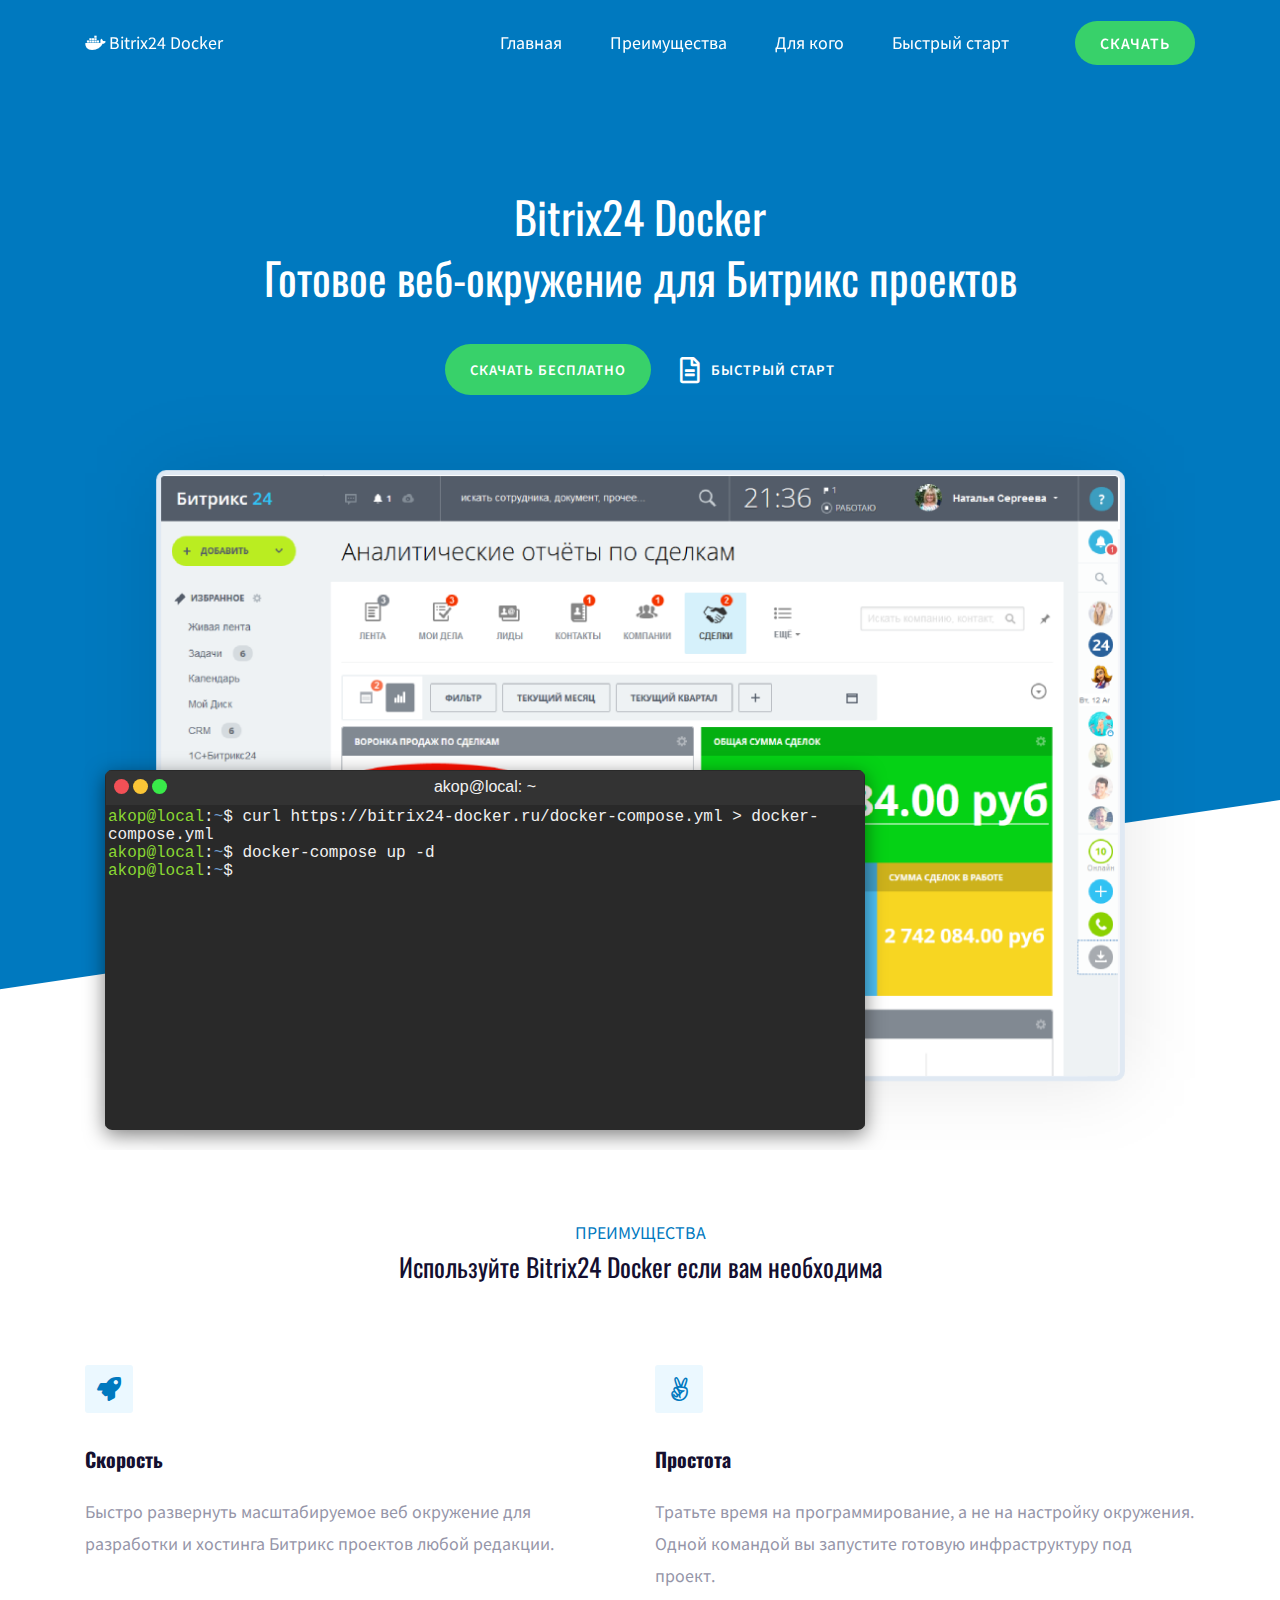
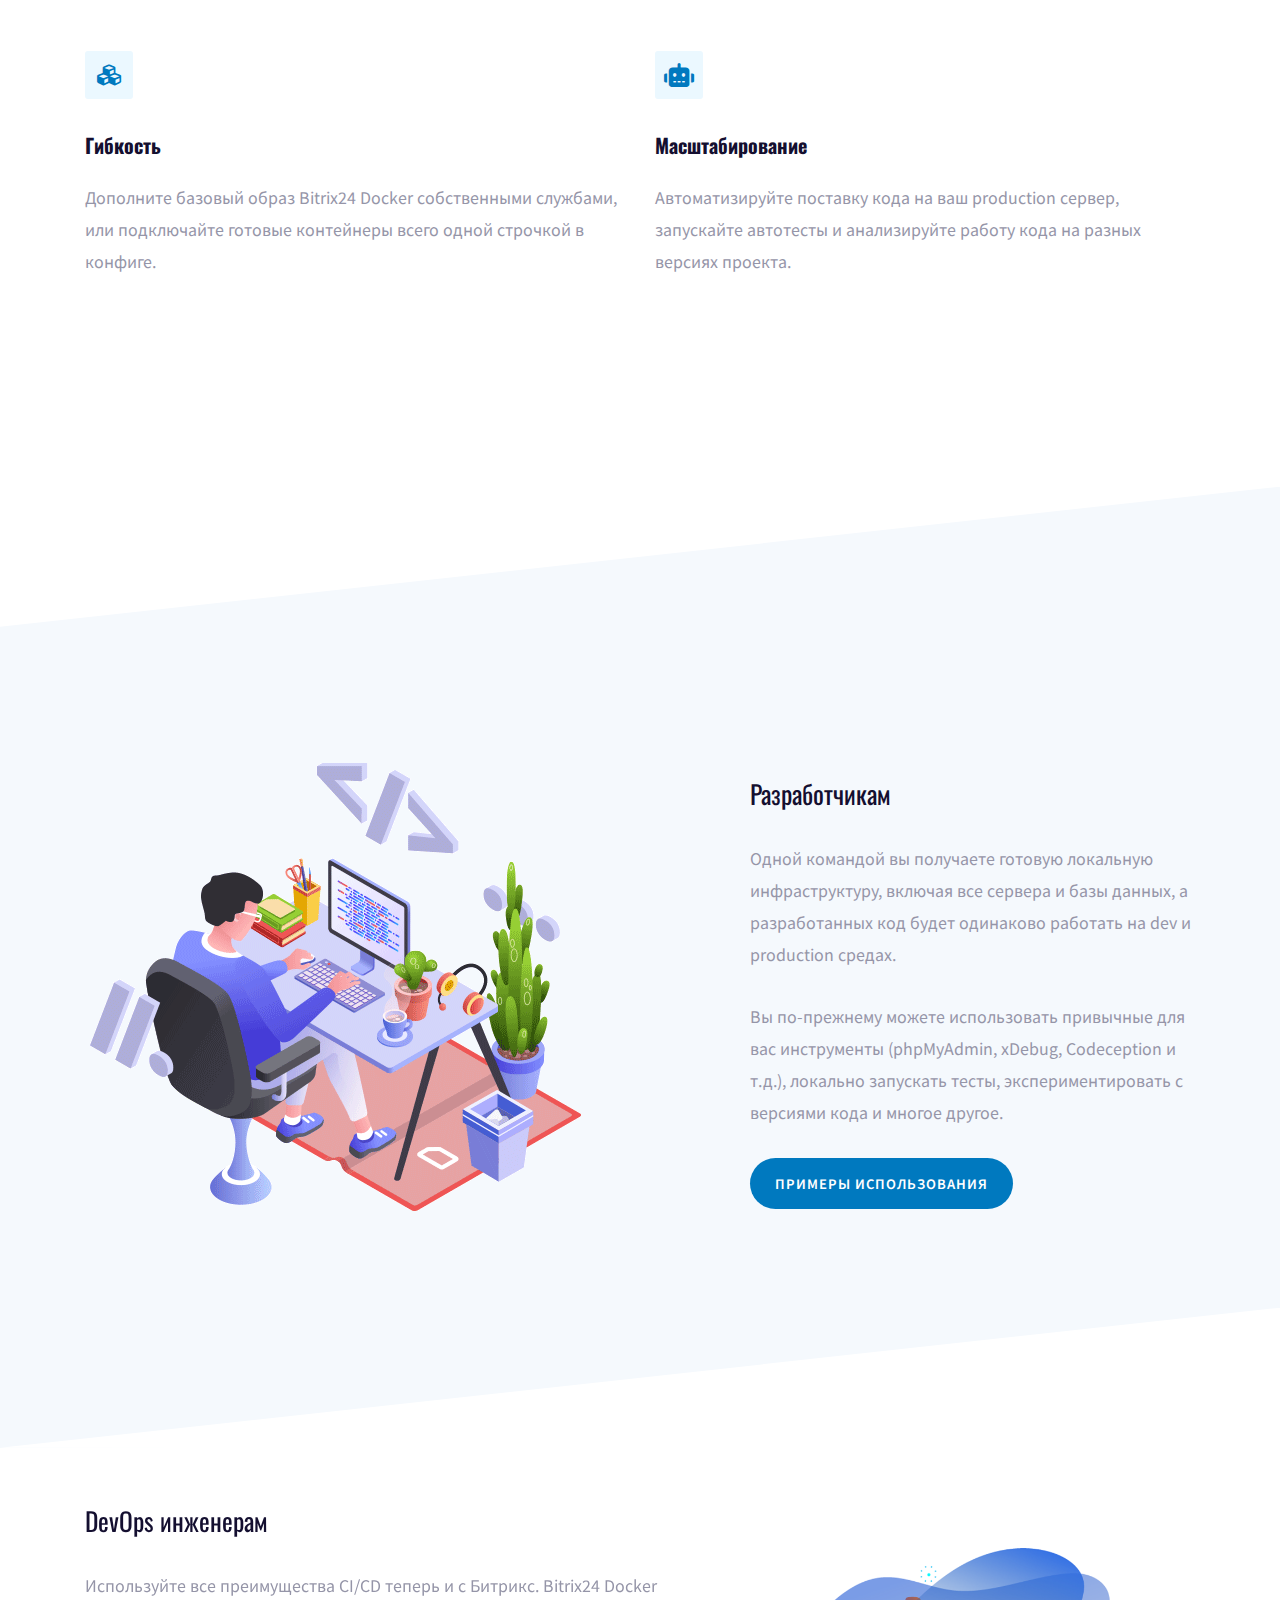
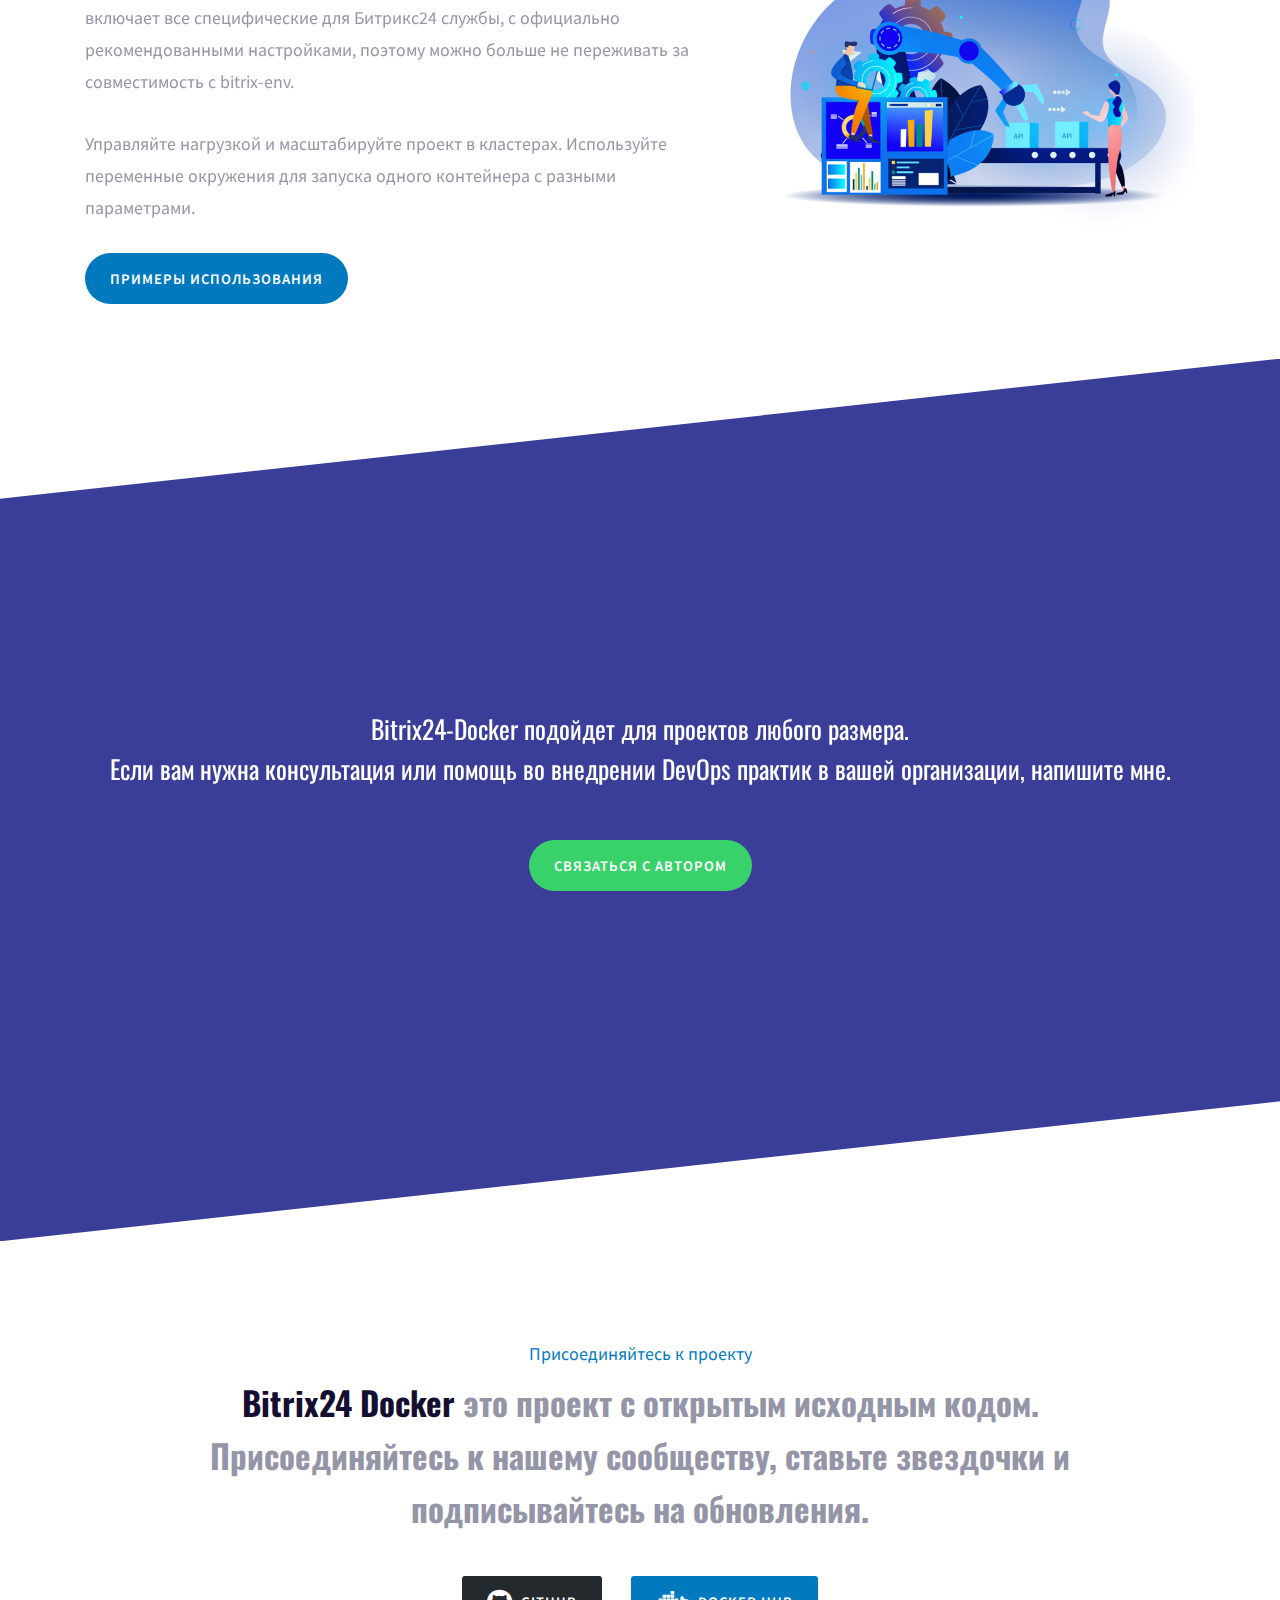
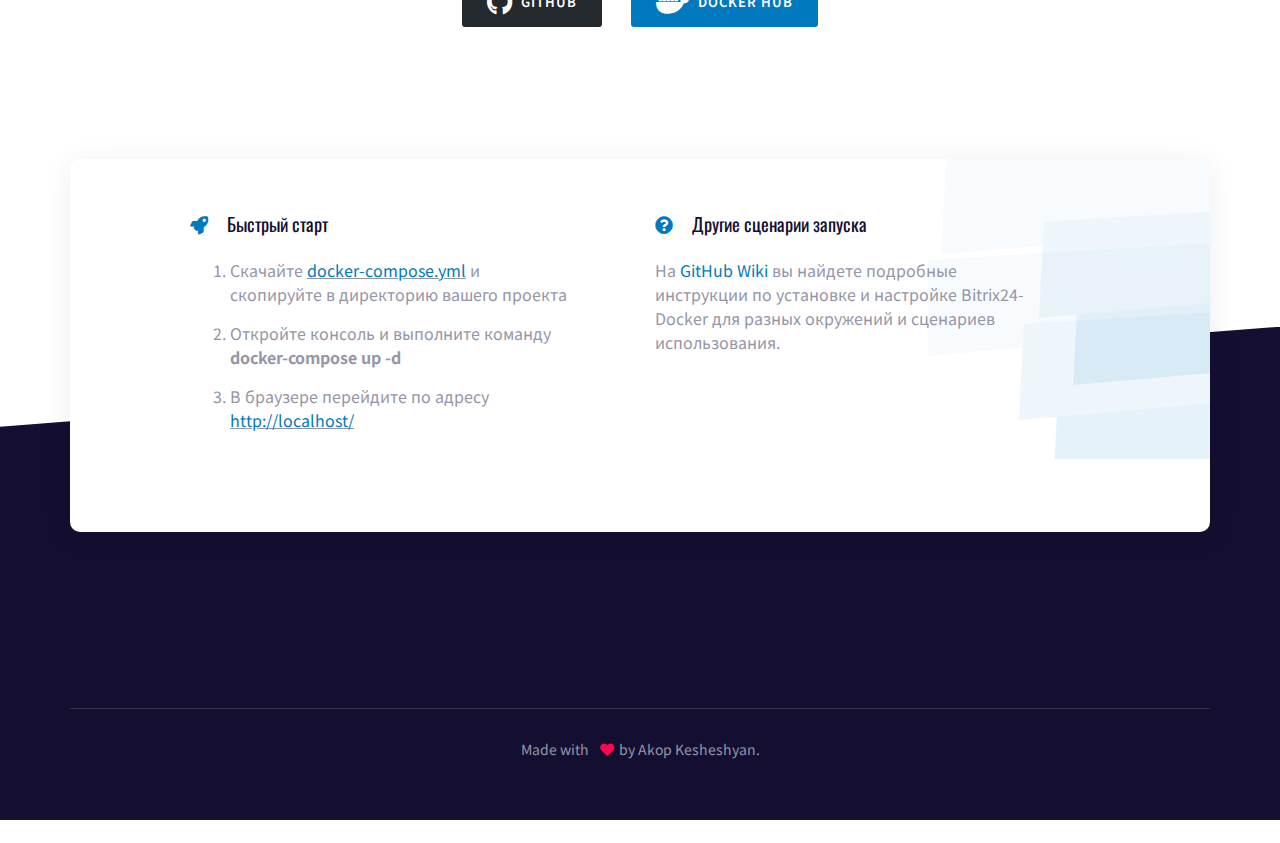
<file: index.html>
<!DOCTYPE html>
<!--[if lt IE 7]>      
    <html class="no-js lt-ie9 lt-ie8 lt-ie7"> 
<![endif]-->
<!--[if IE 7]>         
    <html class="no-js lt-ie9 lt-ie8">
<![endif]-->
<!--[if IE 8]>         
    <html class="no-js lt-ie9"> 
<![endif]-->
<!--[if gt IE 8]><!-->
<html lang="en" class="js">
<!--<![endif]-->

<head>
    <meta charset="utf-8">
    <title>Bitrix24 Docker - веб-окружение для докер контейнеров</title>
    <meta name="description" content="Готовое веб-окружение для Битрикс проектов на базе docker контейнеров.">
    <meta name="keywords" content="docker, bitrix24, bitrix, containers">
    <meta name="author" content="Akop Kesheshyan">
    <meta name="viewport" content="width=device-width,initial-scale=1,shrink-to-fit=no">
    <link
        href="https://fonts.googleapis.com/css?family=Noto+Sans+SC:300,400,500,700|Oswald&display=swap&subset=cyrillic"
        rel="stylesheet">
    <link rel="shortcut icon" href="assets/images/favicon.ico" type="image/x-icon">
    <link rel="icon" href="assets/images/favicon.ico" type="image/x-icon">
    <link rel="stylesheet" href="assets/css/bundle.min.css">
    <!-- Global site tag (gtag.js) - Google Analytics -->
    <script async src="https://www.googletagmanager.com/gtag/js?id=G-738ZCFC97N"></script>
    <script>
        window.dataLayer = window.dataLayer || [];
        function gtag() { dataLayer.push(arguments); }
        gtag('js', new Date());

        gtag('config', 'G-738ZCFC97N');
    </script>
</head>

<body>
    <div id="stick-menu"></div>
    <header id="st-header-section" class="st_header_area sticky-bg-lochmara st_header_btn">
        <div class="container">
            <div class="row">
                <div class="col-xl-2 col-lg-2 col-md-6 col-sm-6 col-xs-6 d-flex align-items-center">
                    <div class="st_logo"><a href="/" class="text-white text-nowrap"><i class="fab fa-docker"></i>
                            Bitrix24
                            Docker</a>
                    </div>
                </div>
                <div class="col-xl-10 col-lg-10 col-md-6 col-sm-6 col-xs-6 d-flex justify-content-end">
                    <div class="st_nav_wrapper st-mean-white">
                        <div class="st_menu text-st-white">
                            <ul>
                                <li><a href="#home">Главная</a></li>
                                <li><a href="#features">Преимущества</a></li>
                                <li><a href="#usecases">Для кого</a></li>
                                <li><a href="#docs">Быстрый старт</a></li>
                                <li class="m-l-none">
                                    <a href="docker-compose.yml"
                                        class="st_default_btn sing_in bg-emerald st_btn_round m-l-40 m-lg-l-none">Скачать</a>
                                </li>
                            </ul>
                        </div>
                    </div>
                </div>
            </div>
            <!--End row -->
        </div>
        <!--End container -->
    </header>
    <!--End st_header_area -->
    <section id="home" class="st_banner_area left-angle-shape bg-lochmara m-b-70">
        <div class="container">
            <div class="row">
                <div
                    class="col-12 d-flex justify-content-center align-items-end height-100vh st-min-1150 st-min-sm-850">
                    <div class="st_banner_waraper text-center m-t-100 m-md-b-50 m-sm-b-75">
                        <div class="st_banner_content m-b-none">
                            <h1 class="m-b-35 font-weight-normal text-st-white st-font-sm-34">Bitrix24
                                Docker<br>Готовое веб-окружение для Битрикс проектов</h1><a
                                class="st_default_btn bg-emerald st_btn_round m-sm-r-15"
                                href="docker-compose.yml">Скачать бесплатно</a>
                            <a class=" st_default_btn st_icon_btn int-link" href="#docs"><i
                                    class="far fa-file-alt mr-2"></i>
                                Быстрый старт
                            </a>
                        </div>
                        <div class="st_banner_single_img p-md-t-110 p-xs-t-50 fadeInUp" data-wow-delay="0.3s">
                            <div class="shell-container">
                                <div id="shell"></div>
                            </div>
                            <img src="assets/images/v8/banner-img.png" alt="">
                        </div>
                    </div>
                </div>
            </div>
            <!--End row -->
        </div>
        <!--End container -->
        <div class="st_left_shape wow"><span></span> <span></span> <span></span></div>
    </section>


    <!--End st_banner_area -->
    <div id="features" class="st_feature_area st_section_padding top_0 p-md-b-40">
        <div class="container">
            <div class="st_section_heding_title">
                <p class="text-lochmara">ПРЕИМУЩЕСТВА</p>
                <h2>Используйте Bitrix24 Docker если вам необходима</h2>
            </div>
            <div class="row">
                <div class="col-lg-6 col-md-6 margin_bottom">
                    <div class="st_feature_item_v2 fadeIn" data-wow-delay="0.3s"><i class="fas fa-rocket"></i>
                        <h3>Скорость</h3>
                        <p>Быстро развернуть масштабируемое веб окружение для разработки и хостинга Битрикс проектов
                            любой редакции.</p>
                    </div>
                </div>
                <div class="col-lg-6 col-md-6">
                    <div class="st_feature_item_v2 fadeIn" data-wow-delay="0.7s"><i class="fab fa-angellist"></i>
                        <h3>Простота</h3>
                        <p>Тратьте время на программирование, а не на настройку окружения. Одной командой вы
                            запустите готовую инфраструктуру под проект.</p>
                    </div>
                </div>
                <div class="col-lg-6 col-md-6">
                    <div class="st_feature_item_v2 fadeIn" data-wow-delay="0.5s"><i class="fas fa-cubes"></i>
                        <h3>Гибкость</h3>
                        <p>Дополните базовый образ Bitrix24 Docker собственными службами, или подключайте готовые
                            контейнеры всего
                            одной строчкой в конфиге. </p>
                    </div>
                </div>
                <div class="col-lg-6 col-md-6">
                    <div class="st_feature_item_v2 fadeIn" data-wow-delay="0.3s"><i class="fas fa-robot"></i>
                        <h3>Масштабирование</h3>
                        <p>Автоматизируйте поставку кода на ваш production сервер, запускайте автотесты и анализируйте
                            работу кода на разных версиях проекта.</p>
                    </div>
                </div>

            </div>
            <!--End row -->
        </div>
        <!--End container -->
    </div>
    <!--End st_v8_feature_area -->
    <div id="usecases" class="st_about_inner_page st_about_padding st-position-wrap">
        <div class="st_about_top bg-polar top-bottom-angle">
            <div class="container">
                <div class="row">
                    <div class="col-lg-5 offset-lg-1 order-lg-2 d-flex justify-content-center align-items-center">
                        <article class="st_default_content fadeInRight" data-wow-delay="0.4s">
                            <h2>Разработчикам</h2>
                            <p>Одной командой вы получаете готовую локальную инфраструктуру, включая все сервера и базы
                                данных, а разработанных код будет одинаково работать на dev и production средах.</p>

                            <p>Вы по-прежнему можете использовать привычные для вас инструменты (phpMyAdmin,
                                xDebug, Codeception и т.д.), локально запускать тесты, экспериментировать с версиями
                                кода и
                                многое другое.</p>
                            <a class="st_default_btn bg-lochmara  st_btn_round" href="#">Примеры использования</a>
                        </article>
                    </div>
                    <div class="col-lg-6">
                        <div class="st_about_right_item m-md-t-50 st-text-md-center fadeInLeft" data-wow-delay="0.3s">
                            <img src="assets/images/v8/development.png" alt="">
                        </div>
                    </div>
                </div>
                <!--End row -->
            </div>
            <!--End container -->
        </div>
        <div class="st_about_bottom p-lg-t-b-75">
            <div class="container">
                <div class="row">
                    <div class="col-lg-7 d-flex align-items-center">
                        <article class="st_default_content fadeInLeft" data-wow-delay="0.3s">
                            <h2>DevOps инженерам</h2>
                            <p>Используйте все преимущества CI/CD теперь и с Битрикс. Bitrix24 Docker
                                включает все специфические для Битрикс24 службы, с официально рекомендованными
                                настройками, поэтому можно больше не переживать за совместимость с bitrix-env.
                            </p>
                            <p>Управляйте нагрузкой
                                и масштабируйте проект в кластерах. Используйте переменные окружения для
                                запуска одного контейнера с разными параметрами.</p>
                            <a class="st_default_btn bg-lochmara  st_btn_round" href="#">Примеры
                                использования</a>
                        </article>
                    </div>
                    <div
                        class="col-lg-5 d-flex d-md-block justify-content-end align-items-center m-md-t-50 st-text-md-center">
                        <div class="st_about_right_item fadeInRight" data-wow-delay="0.4s"><img
                                src="assets/images/v8/devops.png" alt=""></div>
                    </div>
                </div>
                <!--End row -->
            </div>
            <!--End container -->
        </div>
        <div class="st_left_about_shape wow"><span></span> <span></span> <span></span></div>
    </div>
    <!--End st_v2_about_area -->

    <div
        class="st_online_community_area bg-chambray top-bottom-angle st-position-wrap p-t-b-350 p-lg-t-175 p-lg-b-225 p-md-t-130 p-md-b-225 p-sm-t-b-80">
        <div class="container">
            <div class="st_online_community_waraper">
                <div class="st_online_community_content text-center">
                    <h2 class="font-weight-normal m-b-50 text-st-white st-font-34 st-font-sm-28">Bitrix24-Docker
                        подойдет для проектов любого размера. <br>Если вам нужна консультация или помощь во внедрении
                        DevOps практик в вашей организации, напишите мне.</h2>
                    <a class="st_default_btn bg-emerald bg-hover-st-aqua st_btn_round" href="#">Связаться с автором</a>
                </div>
            </div>
        </div>
    </div>


    <div id="docs" class="st_event_area footer-subscription-wrapper">
        <div class="container position-relative">
            <div class="st_single_event short-width-content text-center st-width-sm-100">
                <p class="text-lochmara">Присоединяйтесь к проекту</p>
                <h3 class="text-st-primary st-font-28 m-b-40 font-weight-bold st-font-sm-22"><span
                        class="text-haiti">Bitrix24 Docker</span> это проект с открытым исходным кодом. Присоединяйтесь
                    к нашему сообществу, ставьте звездочки и подписывайтесь на обновления.</h3>
                <a href="https://github.com/akopkesheshyan/bitrix24-docker"
                    class="st_default_btn bg-emerald bg-hover-st-aqua app_store" style="background: #24292e !important">
                    <i class="fab fa-github"></i> GitHub
                </a>
                <a href="https://hub.docker.com/r/akopkesheshyan/bitrix24"
                    class="st_default_btn bg-lochmara bg-hover-st-aqua st_google_paly">
                    <i class="fab fa-docker"></i> Docker Hub
                </a>

            </div>
            <div class="st_footer_subscriber fadeInUp" data-wow-delay="0.3s">
                <div class="row">
                    <div class="col-lg-6">
                        <div class="st_faq_item st_faq_bottom">
                            <div class="st_faq_single_item"><i class="fas fa-rocket"></i>
                                <h3>Быстрый старт</h3>
                            </div>
                            <ol>
                                <li>Скачайте <u><a href="docker-compose.yml">docker-compose.yml</a></u> и скопируйте в
                                    директорию вашего проекта</li>
                                <li>Откройте консоль и выполните команду <b>docker-compose up -d</b></li>
                                <li>В браузере перейдите по адресу <u><a
                                            href="http://localhost">http://localhost/</a></u></li>
                            </ol>
                        </div>
                    </div>
                    <div class="col-lg-6">
                        <div class="st_faq_item st_faq_bottom">
                            <div class="st_faq_single_item"><i class="fas fa-question-circle"></i>
                                <h3>Другие сценарии запуска</h3>
                            </div>
                            <p>На <a href="https://github.com/akopkesheshyan/bitrix24-docker/wiki">GitHub Wiki</a> вы
                                найдете подробные инструкции по установке и настройке Bitrix24-Docker для разных
                                окружений и сценариев использования.</p>
                        </div>
                    </div>
                </div>
            </div>
        </div>
        <!--- End container -->
    </div>
    <!--- End st_event_area -->
    <footer class="st_default_footer_area st_footer_variation st_subscribe_fotter p-t-200 bg-haiti footer-angle">
        <div class="container">
            <div class="row st_fotter_border_bottom st_fotter_border_bottom_v2">
                <div
                    class="col-xl-3 col-lg-6 d-flex d-lg-flex d-sm-block d-xs-block justify-content-start align-items-center">
                    <div class="st_footer_logo_warap m-b-none"></div>
                </div>
                <div
                    class="col-xl-3 col-lg-6 order-xl-3 d-flex d-lg-flex justify-content-end align-items-cente d-sm-block d-xs-block m-md-t-80 m-sm-t-50 st-font-sm-left">

                </div>
                <div
                    class="col-xl-6 col-lg-12 d-flex d-lg-flex d-sm-block d-xs-block justify-content-center align-items-center m-lg-t-80 m-sm-t-50">
                    <div class="st_fotter_menu text-st-white st_fotter_menu_inline mean-nav">
                        <ul>
                            <li><a href="#home">Главная</a></li>
                            <li><a href="#features">Преимущества</a></li>
                            <li><a href="#usecases">Для кого</a></li>
                            <li><a href="#docs">Быстрый старт</a></li>
                        </ul>
                    </div>
                </div>
            </div>
            <!--- End row -->
            <div class="st_copyright_content text-center p-b-60">
                <p>
                    Made with <span class="icon is-small"><i class="fas fa-heart"></i></span> by
                    Akop Kesheshyan.
                </p>
            </div>
        </div>
        <!--- End container -->
        <div class="st_left_about_shape wow"><span></span> <span></span> <span></span></div>
    </footer>
    <!--- End st_default_footer_area -->
    <script src="assets/js/bundle.min.js"></script><!-- End All Js -->
    <script src="assets/js/custom.js"></script><!-- End All Js -->
</body>

</html>
</file>
